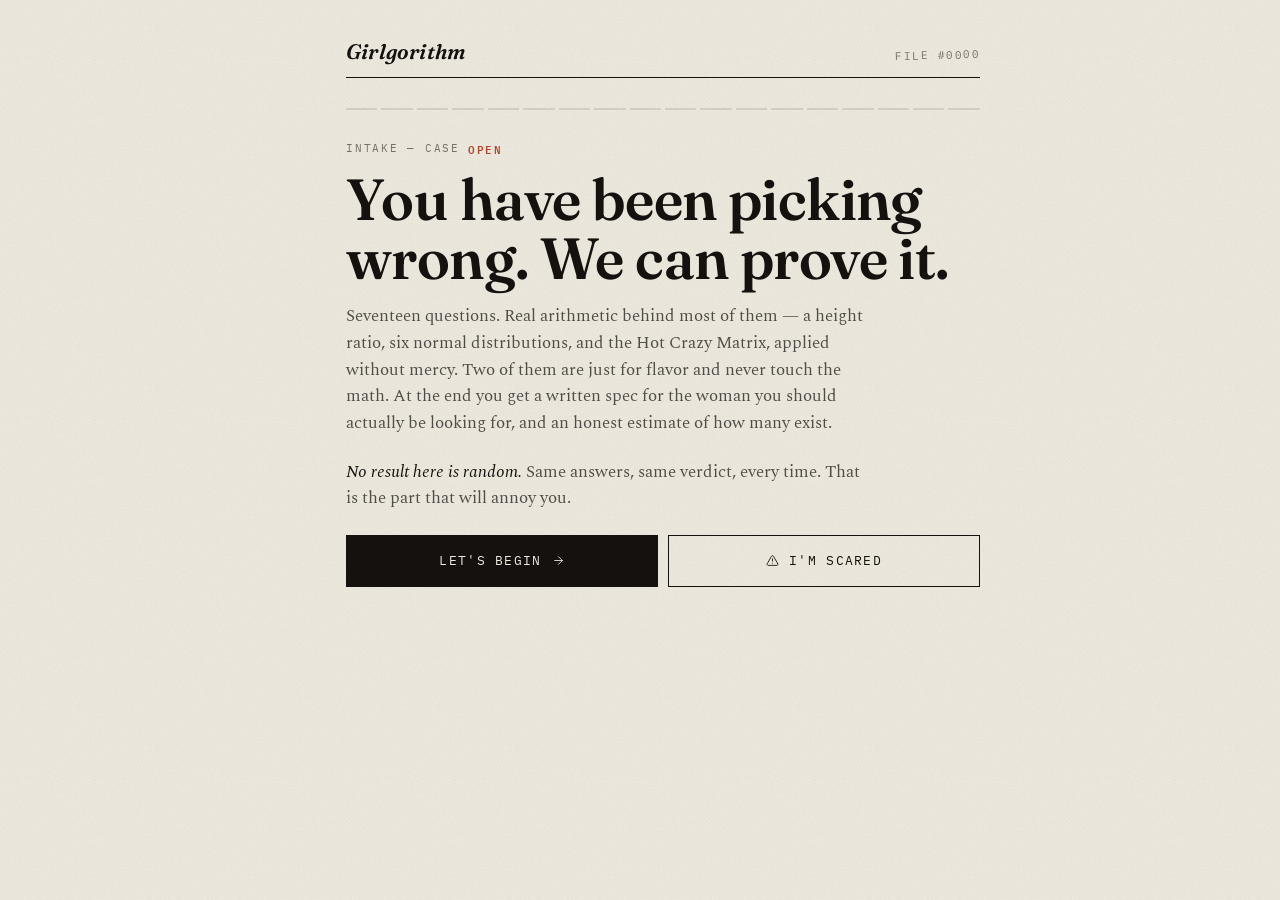
<file: index.html>
<!doctype html>
<html lang="en">
<head>
<meta charset="utf-8">
<meta name="viewport" content="width=device-width, initial-scale=1">
<title>Girlgorithm</title>
<meta name="description" content="Girlgorithm — a joke matchmaking calculator with real arithmetic behind it: the 1.09 height ratio, a normal-distribution rarity model, and the Hot Crazy Matrix. Seventeen questions, one written spec, an honest estimate of how many exist.">
<meta name="theme-color" content="#EFEAE0">

<meta property="og:type" content="website">
<meta property="og:url" content="https://girlgorithm.app/">
<meta property="og:title" content="Girlgorithm">
<meta property="og:description" content="Seventeen questions. Real arithmetic. An honest estimate of how many of her exist.">
<meta property="og:image" content="https://girlgorithm.app/assets/og.png?v=2">
<meta property="og:image:width" content="1200">
<meta property="og:image:height" content="630">
<meta name="twitter:card" content="summary_large_image">
<meta name="twitter:title" content="Girlgorithm">
<meta name="twitter:description" content="Seventeen questions. Real arithmetic. An honest estimate of how many of her exist.">
<meta name="twitter:image" content="https://girlgorithm.app/assets/og.png?v=2">

<link rel="icon" href="data:image/svg+xml,<svg xmlns='http://www.w3.org/2000/svg' viewBox='0 0 100 100'><text y='.9em' font-size='90'>📐</text></svg>">
<link rel="preconnect" href="https://fonts.googleapis.com">
<link rel="preconnect" href="https://fonts.gstatic.com" crossorigin>
<link rel="stylesheet" href="https://fonts.googleapis.com/css2?family=Fraunces:ital,opsz,wght@0,9..144,400;0,9..144,600;0,9..144,700;1,9..144,500&family=Spectral:ital,wght@0,400;0,500;0,600;1,400&family=IBM+Plex+Mono:wght@400;500;600;700&display=swap">
<link rel="stylesheet" href="assets/style.css">
</head>
<body>

<div id="siren" aria-hidden="true"></div>

<!-- Duotone filter for archetype portraits: grayscale, then a 2-stop channel
     remap from --dt-shadow to --dt-light. The two colours are read from CSS
     at startup (see assets/app.js) so style.css stays the single place to
     tune them; the SVG below is just the machinery. -->
<svg width="0" height="0" style="position:absolute;overflow:hidden" aria-hidden="true">
  <filter id="duotone" color-interpolation-filters="sRGB">
    <feColorMatrix type="matrix" values="
      0.2126 0.7152 0.0722 0 0
      0.2126 0.7152 0.0722 0 0
      0.2126 0.7152 0.0722 0 0
      0      0      0      1 0"/>
    <feComponentTransfer>
      <feFuncR id="dtR" type="table" tableValues="0.078 0.937"/>
      <feFuncG id="dtG" type="table" tableValues="0.067 0.918"/>
      <feFuncB id="dtB" type="table" tableValues="0.055 0.878"/>
    </feComponentTransfer>
  </filter>
</svg>

<div class="shell">
  <div class="masthead">
    <div class="mark">Girlgorithm</div>
    <div class="file" id="fileno">FILE&nbsp;#0000</div>
  </div>
  <div class="rail" id="rail" aria-hidden="true"></div>
  <div id="stage"></div>
</div>

<script src="config.js"></script>
<script src="images.js"></script>
<script src="assets/icons.js"></script>
<script src="assets/math.js"></script>
<script src="assets/db.js"></script>
<script src="assets/sharecard.js"></script>
<script src="assets/app.js"></script>
<!-- Cloudflare Web Analytics -->
<script type='module' src='https://static.cloudflareinsights.com/beacon.min.js' data-cf-beacon='{"token": "c6b4746d21324b0c93559315ac6bd217"}'></script>
<!-- End Cloudflare Web Analytics -->
</body>
</html>
</file>
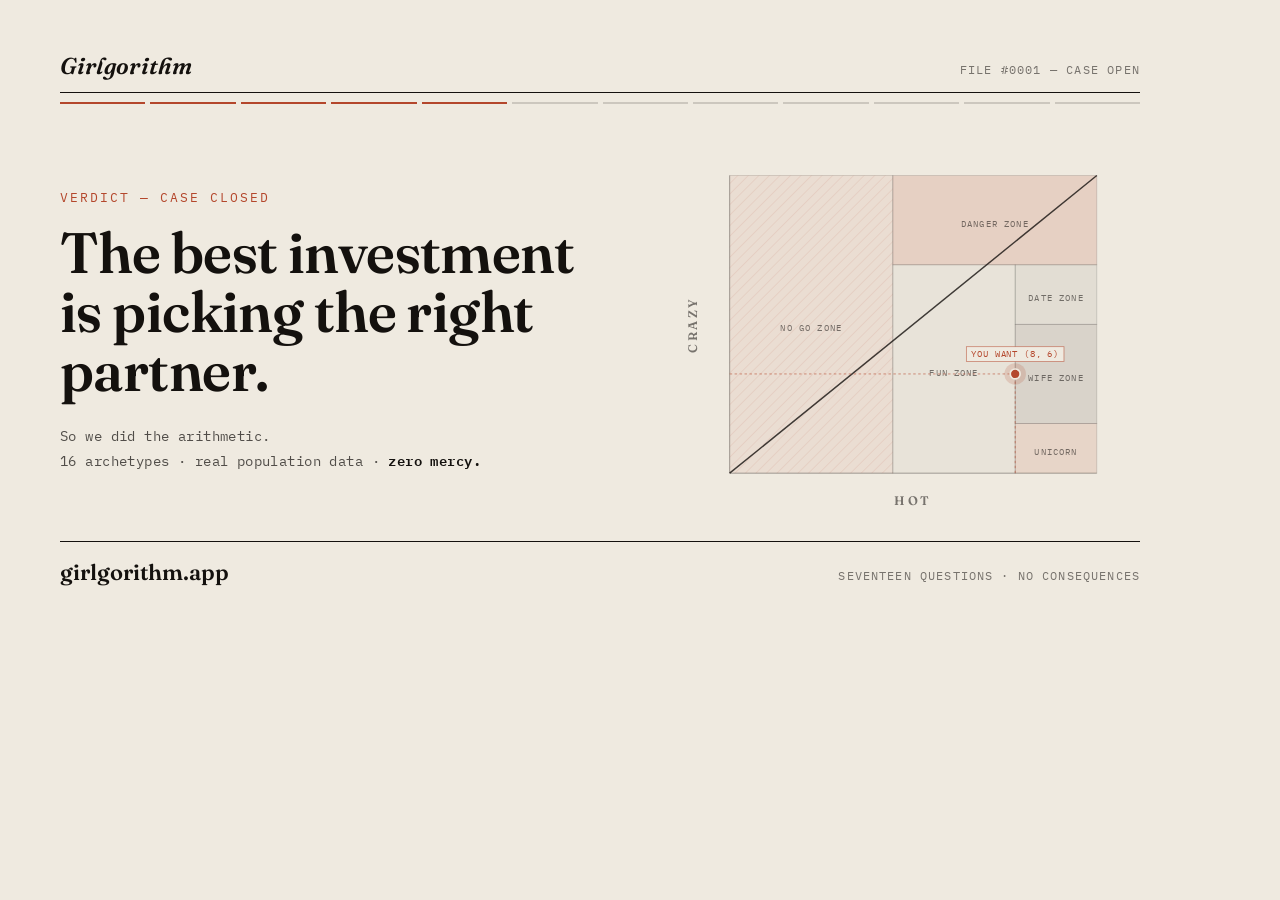
<file: assets/og_source.html>
<!DOCTYPE html>
<html>
<head>
<meta charset="utf-8">
<link rel="preconnect" href="https://fonts.googleapis.com">
<link rel="preconnect" href="https://fonts.gstatic.com" crossorigin>
<link rel="stylesheet" href="https://fonts.googleapis.com/css2?family=Fraunces:ital,opsz,wght@0,9..144,600;0,9..144,700;1,9..144,500&family=IBM+Plex+Mono:wght@400;500;600;700&display=swap">
<style>
  :root{
    --paper:#EFEAE0;
    --ink:#14110E;
    --spot:#B4472C;
    --ink-70:rgba(20,17,14,.72);
    --ink-55:rgba(20,17,14,.55);
    --ink-38:rgba(20,17,14,.38);
    --ink-16:rgba(20,17,14,.16);
    --f-display:"Fraunces","Iowan Old Style","Georgia",serif;
    --f-mono:"IBM Plex Mono",ui-monospace,"SFMono-Regular",Menlo,monospace;
  }
  *{box-sizing:border-box;margin:0;padding:0;}
  html,body{width:1200px;height:630px;background:var(--paper);color:var(--ink);overflow:hidden;}
  .card{width:1200px;height:630px;padding:52px 60px 44px;display:flex;flex-direction:column;position:relative;}

  .head{display:flex;align-items:baseline;justify-content:space-between;border-bottom:1px solid var(--ink);padding-bottom:12px;}
  .wordmark{font-family:var(--f-display);font-weight:600;font-style:italic;font-size:23px;letter-spacing:.01em;}
  .filestamp{font-family:var(--f-mono);font-size:12px;letter-spacing:.1em;color:var(--ink-55);}

  .rail{display:flex;gap:5px;margin-top:9px;}
  .rail i{display:block;height:2px;flex:1;background:var(--ink-16);}
  .rail i.on{background:var(--spot);}

  .body{flex:1;display:flex;align-items:center;gap:46px;margin-top:26px;}
  .left{flex:1.15;display:flex;flex-direction:column;justify-content:center;}
  .eyebrow{font-family:var(--f-mono);font-size:12.5px;letter-spacing:.16em;text-transform:uppercase;color:var(--spot);margin-bottom:18px;}
  .headline{font-family:var(--f-display);font-weight:600;font-size:57px;line-height:1.04;letter-spacing:-.01em;}
  .sub{font-family:var(--f-mono);font-size:14px;letter-spacing:.03em;color:var(--ink-70);margin-top:24px;line-height:1.7;}
  .sub b{color:var(--ink);font-weight:600;}

  .right{flex:1;display:flex;align-items:center;justify-content:center;}
  .chart{width:430px;}

  .foot{display:flex;align-items:baseline;justify-content:space-between;border-top:1px solid var(--ink);padding-top:16px;margin-top:8px;}
  .url{font-family:var(--f-display);font-weight:600;font-size:22px;}
  .tag{font-family:var(--f-mono);font-size:11.5px;letter-spacing:.1em;color:var(--ink-55);text-transform:uppercase;}
</style>
</head>
<body>
  <div class="card">
    <div class="head">
      <div class="wordmark">Girlgorithm</div>
      <div class="filestamp">FILE&nbsp;#0001 &mdash; CASE&nbsp;OPEN</div>
    </div>
    <div class="rail">
      <i class="on"></i><i class="on"></i><i class="on"></i><i class="on"></i><i class="on"></i>
      <i></i><i></i><i></i><i></i><i></i><i></i><i></i>
    </div>

    <div class="body">
      <div class="left">
        <div class="eyebrow">Verdict &mdash; Case Closed</div>
        <div class="headline">The best investment<br>is picking the right<br>partner.</div>
        <div class="sub">So we did the arithmetic.<br>16&nbsp;archetypes &middot; real population data &middot; <b>zero mercy.</b></div>
      </div>
      <div class="right">
        <svg class="chart" viewBox="0 0 520 430" role="img">
          <defs><pattern id="hatch" width="9" height="9" patternTransform="rotate(45)" patternUnits="userSpaceOnUse">
          <line x1="0" y1="0" x2="0" y2="9" stroke="#B4472C" stroke-opacity=".3" stroke-width="1.4"/></pattern></defs>
          <!-- zones (exact, matching matrixSVG(): W=520,H=430,L=54,R=22,T=26,B=44) -->
          <rect x="54" y="26" width="197.3" height="360" fill="rgba(180,71,44,.08)" stroke="#14110E" stroke-opacity=".16"/>
          <rect x="251.3" y="26" width="246.7" height="108" fill="rgba(180,71,44,.16)" stroke="#14110E" stroke-opacity=".16"/>
          <rect x="251.3" y="134" width="148.0" height="252" fill="rgba(20,17,14,.03)" stroke="#14110E" stroke-opacity=".16"/>
          <rect x="399.3" y="134" width="98.7" height="72" fill="rgba(20,17,14,.06)" stroke="#14110E" stroke-opacity=".16"/>
          <rect x="399.3" y="206" width="98.7" height="120" fill="rgba(20,17,14,.10)" stroke="#14110E" stroke-opacity=".16"/>
          <rect x="399.3" y="326" width="98.7" height="60" fill="rgba(180,71,44,.13)" stroke="#14110E" stroke-opacity=".16"/>
          <rect x="54" y="26" width="197.3" height="360" fill="url(#hatch)" opacity="0.5"/>
          <text x="152.7" y="214" text-anchor="middle" font-family="IBM Plex Mono" font-size="11" letter-spacing="1.4" fill="#14110E" fill-opacity=".55">NO GO ZONE</text>
          <text x="374.7" y="88" text-anchor="middle" font-family="IBM Plex Mono" font-size="11" letter-spacing="1.4" fill="#14110E" fill-opacity=".55">DANGER ZONE</text>
          <text x="325.3" y="268" text-anchor="middle" font-family="IBM Plex Mono" font-size="11" letter-spacing="1.4" fill="#14110E" fill-opacity=".55">FUN ZONE</text>
          <text x="448.7" y="178" text-anchor="middle" font-family="IBM Plex Mono" font-size="10.5" letter-spacing="1.4" fill="#14110E" fill-opacity=".55">DATE ZONE</text>
          <text x="448.7" y="274" text-anchor="middle" font-family="IBM Plex Mono" font-size="10.5" letter-spacing="1.4" fill="#14110E" fill-opacity=".55">WIFE ZONE</text>
          <text x="448.7" y="364" text-anchor="middle" font-family="IBM Plex Mono" font-size="11" letter-spacing="1.4" fill="#14110E" fill-opacity=".55">UNICORN</text>
          <line x1="54" y1="386" x2="498" y2="26" stroke="#14110E" stroke-width="1.75" stroke-opacity=".8"/>
          <line x1="54" y1="386" x2="498" y2="386" stroke="#14110E" stroke-opacity=".3"/>
          <line x1="54" y1="26" x2="54" y2="386" stroke="#14110E" stroke-opacity=".3"/>
          <text x="276" y="424" text-anchor="middle" font-family="Fraunces" font-weight="600" font-size="15" letter-spacing="3" fill="#14110E" fill-opacity=".55">HOT</text>
          <text x="14" y="206" text-anchor="middle" font-family="Fraunces" font-weight="600" font-size="15" letter-spacing="3" fill="#14110E" fill-opacity=".55" transform="rotate(-90 14 206)">CRAZY</text>
          <line x1="399.3" y1="386" x2="399.3" y2="266" stroke="#B4472C" stroke-width="1" stroke-dasharray="3 3" stroke-opacity=".7"/>
          <line x1="54" y1="266" x2="399.3" y2="266" stroke="#B4472C" stroke-width="1" stroke-dasharray="3 3" stroke-opacity=".7"/>
          <circle cx="399.3" cy="266" r="13" fill="#B4472C" fill-opacity=".18"/>
          <circle cx="399.3" cy="266" r="6" fill="#B4472C" stroke="#EFEAE0" stroke-width="2"/>
          <rect x="340.3" y="233" width="118" height="18" fill="#EFEAE0" stroke="#B4472C" stroke-opacity=".6"/>
          <text x="399.3" y="246" text-anchor="middle" font-family="IBM Plex Mono" font-size="11" letter-spacing="1" fill="#B4472C">YOU WANT (8, 6)</text>
        </svg>
      </div>
    </div>

    <div class="foot">
      <div class="url">girlgorithm.app</div>
      <div class="tag">Seventeen questions &middot; no consequences</div>
    </div>
  </div>
</body>
</html>
</file>
<file: assets/style.css>
/* =============================================================================
   GIRLGORITHM — field guide
   A naturalist's plate book for a joke with real arithmetic behind it. Three
   colours, three fonts, printed flat. No glass, no glow, no centred card —
   left-aligned like a page, sections split by a hairline, not a box.
   ============================================================================= */
:root{
  --paper:#EFEAE0;
  --ink:#14110E;
  --spot:#B4472C;

  /* Every other tone is the ink or the spot, diluted into the paper — never a
     new hue. Keeps the whole page reading as one ink on one stock. */
  --ink-92:rgba(20,17,14,.92);
  --ink-70:rgba(20,17,14,.72);
  --ink-55:rgba(20,17,14,.55);
  --ink-38:rgba(20,17,14,.38);
  --ink-22:rgba(20,17,14,.20);
  --ink-12:rgba(20,17,14,.11);
  --ink-06:rgba(20,17,14,.06);
  --spot-70:rgba(180,71,44,.72);
  --spot-30:rgba(180,71,44,.28);
  --spot-14:rgba(180,71,44,.13);
  --warn:var(--spot);
  --cop-a:#8a1f2e;
  --cop-b:#1f3a6e;
  /* aliases so inline styles written before the redesign keep working */
  --dim:var(--ink-55);
  --muted:var(--ink-70);

  --f-display:"Fraunces","Iowan Old Style","Georgia",serif;
  --f-body:"Spectral",Georgia,"Times New Roman",serif;
  --f-mono:"IBM Plex Mono",ui-monospace,"SFMono-Regular",Menlo,monospace;

  --maxw:760px;
  --indent:clamp(22px,6vw,64px);

  /* Duotone: one pair of colours in, everything else derives. Swap these two
     and every portrait on the site follows. */
  --dt-shadow:var(--ink);
  --dt-light:var(--paper);
  --grain-opacity:.5;
  --grain-svg:url("data:image/svg+xml,%3Csvg xmlns='http://www.w3.org/2000/svg' width='180' height='180'%3E%3Cfilter id='n'%3E%3CfeTurbulence type='fractalNoise' baseFrequency='0.85' numOctaves='2' stitchTiles='stitch'/%3E%3CfeColorMatrix type='saturate' values='0'/%3E%3C/filter%3E%3Crect width='100%25' height='100%25' filter='url(%23n)'/%3E%3C/svg%3E");
}

*{box-sizing:border-box;}

body{
  margin:0;
  background:var(--paper);
  color:var(--ink);
  font-family:var(--f-body);
  font-size:17px;
  line-height:1.62;
  min-height:100vh;
  -webkit-font-smoothing:antialiased;
  position:relative;
}
/* One faint sheet of grain over the whole page — paper stock, not a photo
   effect. Kept separate from the per-portrait grain layer below. */
body::before{
  content:"";position:fixed;inset:0;z-index:0;pointer-events:none;
  background-image:var(--grain-svg);background-size:180px 180px;
  opacity:.14;mix-blend-mode:multiply;
}

/* ---------- shell ---------- */
.shell{
  max-width:var(--maxw);
  margin:0 auto;
  padding:34px 22px 96px;
  display:flex;flex-direction:column;gap:30px;
  position:relative;z-index:1;
}
@media (min-width:640px){
  .shell{padding-left:calc(var(--indent) + 22px);padding-right:40px;}
}
.masthead{
  display:flex;align-items:baseline;justify-content:space-between;gap:14px;
  border-bottom:1px solid var(--ink);padding-bottom:9px;
}
.masthead .mark{
  font-family:var(--f-display);font-weight:600;font-style:italic;
  font-size:clamp(17px,3vw,21px);letter-spacing:.01em;color:var(--ink);
}
.masthead .file{
  font-family:var(--f-mono);font-size:11px;letter-spacing:.14em;
  color:var(--ink-55);font-variant-numeric:tabular-nums;white-space:nowrap;
  display:inline-block;transform:rotate(-1.4deg);
}

/* ---------- progress rail ---------- */
.rail{display:flex;gap:4px;}
.rail i{display:block;height:2px;flex:1;background:var(--ink-12);transition:background .3s ease;}
.rail i.done{background:var(--ink-38);}
.rail i.now{background:var(--spot);}

/* ---------- sheet (replaces the old glass "card") ---------- */
.card{
  position:relative;
  padding:0;
  animation:rise .3s ease both;
}
@keyframes rise{from{opacity:0;transform:translateY(8px);}to{opacity:1;transform:none;}}

.eyebrow{
  font-family:var(--f-mono);font-size:11px;letter-spacing:.16em;
  text-transform:uppercase;color:var(--ink-55);margin:0 0 12px;
  display:flex;align-items:center;gap:8px;
}
.eyebrow b{color:var(--spot);font-weight:600;}
.eyebrow .icon{font-size:13px;color:var(--spot);flex:none;}

h1.big{
  font-family:var(--f-display);font-weight:600;font-style:normal;
  font-size:clamp(34px,8vw,58px);line-height:1.02;letter-spacing:-.01em;
  margin:0 0 16px;text-wrap:balance;
}
h2.q{
  font-family:var(--f-display);font-weight:600;
  font-size:clamp(25px,5.6vw,38px);line-height:1.08;letter-spacing:-.005em;
  margin:0 0 12px;text-wrap:balance;
}
.sub{color:var(--ink-70);margin:0 0 22px;font-size:16.5px;max-width:58ch;}
.sub em{color:var(--ink);font-style:italic;}
.sub strong{color:var(--ink);font-weight:700;}

/* ---------- rule ---------- */
.rule{border:0;border-top:1px solid var(--ink);margin:0;}
.rule.soft{border-top:1px solid var(--ink-22);}

/* ---------- buttons — a printed index list, not a pill ---------- */
.stack{display:flex;flex-direction:column;}
.row{display:flex;gap:10px;flex-wrap:wrap;}

button{
  font-family:var(--f-body);font-size:16.5px;color:var(--ink);
  background:transparent;border:0;border-top:1px solid var(--ink-22);
  border-radius:0;padding:14px 4px;text-align:left;cursor:pointer;line-height:1.35;
  display:flex;align-items:baseline;justify-content:space-between;gap:16px;
  transition:background .14s, padding-left .14s, color .14s;
  width:100%;
}
.stack button:last-child{border-bottom:1px solid var(--ink-22);}
button:hover{background:var(--spot-14);padding-left:12px;}
button:active{background:var(--spot-30);}
button:focus-visible{outline:2px solid var(--spot);outline-offset:-2px;}
button .hint{
  display:block;font-family:var(--f-mono);font-size:11px;letter-spacing:.03em;
  color:var(--ink-55);margin-top:4px;font-weight:400;
}
button:hover .hint{color:var(--ink-70);}
/* the label/hint pair sits in a column on the left; a plate-style running
   number rides the right edge like a specimen tag */
.stack button{flex-direction:column;align-items:stretch;}

button.has-icon{display:inline-flex;flex-direction:row;align-items:center;justify-content:center;gap:10px;}
button .icon{flex:none;}

button.primary{
  position:relative;
  background:var(--ink);border:1px solid var(--ink);color:var(--paper);
  font-family:var(--f-mono);text-transform:uppercase;letter-spacing:.1em;
  font-size:13px;padding:16px 22px;text-align:center;
}
button.primary:hover{background:var(--spot);border-color:var(--spot);padding-left:22px;}
button.primary:active{background:var(--ink);}
button.ghost{
  background:transparent;text-align:center;border:1px solid var(--ink);
  font-family:var(--f-mono);text-transform:uppercase;letter-spacing:.1em;
  font-size:13px;padding:16px 22px;color:var(--ink);
}
button.ghost:hover{color:var(--paper);background:var(--ink);padding-left:22px;}
button.small{
  font-family:var(--f-mono);font-size:11px;letter-spacing:.08em;
  text-transform:uppercase;padding:11px 14px;text-align:center;
  border:1px solid var(--ink);background:transparent;
}
button.small:hover{background:var(--ink);color:var(--paper);}

/* ---------- height input ---------- */
.measure{
  display:flex;align-items:flex-end;gap:12px;
  border-bottom:1px solid var(--ink);padding-bottom:8px;margin-bottom:8px;
}
.measure input{
  font-family:var(--f-display);font-weight:600;font-size:clamp(44px,12vw,78px);line-height:1;
  background:transparent;border:0;color:var(--ink);width:100%;padding:0;
  font-variant-numeric:tabular-nums;
}
.measure input:focus{outline:none;}
.measure input::-webkit-outer-spin-button,
.measure input::-webkit-inner-spin-button{-webkit-appearance:none;margin:0;}
.measure input[type=number]{-moz-appearance:textfield;}
.measure .unit{
  font-family:var(--f-mono);font-size:12px;letter-spacing:.18em;color:var(--ink-55);
  padding-bottom:14px;
}
.err{
  color:var(--spot);font-family:var(--f-mono);font-size:12px;letter-spacing:.04em;
  min-height:18px;margin:0 0 16px;
}

/* ---------- slider ---------- */
.slider-wrap{margin:8px 0 22px;}
.slider-top{display:flex;align-items:baseline;justify-content:space-between;gap:10px;margin-bottom:4px;}
.slider-val{
  font-family:var(--f-display);font-weight:600;font-size:52px;line-height:1;color:var(--spot);
  font-variant-numeric:tabular-nums;
}
.slider-label{
  font-family:var(--f-mono);font-size:11.5px;letter-spacing:.06em;text-transform:uppercase;
  color:var(--ink-70);text-align:right;max-width:22ch;
}
input[type=range]{-webkit-appearance:none;appearance:none;width:100%;height:26px;background:transparent;cursor:pointer;}
input[type=range]::-webkit-slider-runnable-track{height:1px;background:var(--ink);}
input[type=range]::-moz-range-track{height:1px;background:var(--ink);}
input[type=range]::-webkit-slider-thumb{
  -webkit-appearance:none;appearance:none;width:16px;height:16px;border-radius:50%;
  background:var(--paper);border:2px solid var(--spot);margin-top:-8px;
}
input[type=range]::-moz-range-thumb{
  width:12px;height:12px;border-radius:50%;background:var(--paper);border:2px solid var(--spot);
}
input[type=range]:focus-visible{outline:2px solid var(--spot);outline-offset:4px;}
.ticks{
  display:flex;justify-content:space-between;
  font-family:var(--f-mono);font-size:10px;color:var(--ink-38);letter-spacing:.04em;margin-top:2px;
}

/* ---------- readout ---------- */
.readout{
  border-top:1px solid var(--ink);border-bottom:1px solid var(--ink-22);
  padding:14px 0;margin:0 0 20px;
  font-family:var(--f-mono);font-size:13px;line-height:1.9;color:var(--ink-70);
  overflow-x:auto;
}
.readout b{color:var(--spot);font-weight:600;}
.readout .huge{
  display:block;font-family:var(--f-display);font-weight:600;font-size:48px;line-height:1;
  color:var(--ink);margin:6px 0 8px;font-variant-numeric:tabular-nums;
}

/* ---------- interstitial ---------- */
.veil{
  position:fixed;inset:0;z-index:60;background:rgba(20,17,14,.9);
  display:flex;align-items:center;justify-content:center;padding:20px;overflow-y:auto;
  animation:fade .18s ease both;
}
@keyframes fade{from{opacity:0}to{opacity:1}}
.veil-inner{
  position:relative;
  width:100%;max-width:480px;background:var(--paper);
  border:1px solid var(--ink);padding:26px 24px 24px;
  animation:pop .22s ease both;
}
/* a stamp coming down, not glass popping up */
@keyframes pop{from{opacity:0;transform:scale(1.05);}60%{opacity:1;}to{opacity:1;transform:none;}}
.veil-inner.warn{border-color:var(--spot);}
.veil-inner.cop{border-color:var(--cop-b);}
.veil h3{
  font-family:var(--f-display);font-weight:600;
  font-size:clamp(24px,6vw,34px);line-height:1.05;margin:0 0 12px;color:var(--ink);
  text-wrap:balance;display:flex;align-items:center;gap:10px;
}
.veil h3 .icon{font-size:.6em;flex:none;color:var(--spot);}
.veil p{margin:0 0 18px;color:var(--ink-70);font-size:16.5px;}
.veil p strong{color:var(--ink);font-weight:700;}

/* ---------- image slots ---------- */
.slot{
  display:flex;align-items:center;justify-content:center;
  width:100%;aspect-ratio:4/3;margin:0 0 18px;
  border:1px dashed var(--ink-38);
  font-family:var(--f-mono);font-size:11px;letter-spacing:.1em;text-transform:uppercase;
  color:var(--ink-38);text-align:center;padding:14px;
}
.slot img{width:100%;height:100%;object-fit:contain;display:block;}
.slot.filled{border-style:solid;border-color:var(--ink);padding:0;background:var(--ink);}
.slot.portrait{aspect-ratio:3/4;margin:0;height:100%;}
.slot.portrait img{object-fit:cover;}
.verdict-row{display:grid;grid-template-columns:1fr;gap:18px;align-items:start;}
@media (min-width:600px){ .verdict-row{grid-template-columns:220px 1fr;} }

/* ---------- duotone + grain (portraits only) ----------
   The actual colour remap is an SVG filter (#duotone in index.html) driven
   by --dt-shadow/--dt-light — real per-channel gradient mapping, not a
   blend-mode approximation, which is the only way two arbitrary colours
   (not black/white) reproduce correctly. Grain is a plain texture layer on
   top; it doesn't need to be part of the colour math. */
.duotone{position:relative;overflow:hidden;}
.duotone img{filter:url(#duotone) contrast(1.05);display:block;width:100%;height:100%;object-fit:cover;}
.duotone .grain{
  position:absolute;inset:0;z-index:2;pointer-events:none;
  background-image:var(--grain-svg);background-size:140px 140px;
  opacity:var(--grain-opacity);mix-blend-mode:overlay;
}
/* thin ink frame, per spec, on every portrait */
.plate-frame{border:1px solid var(--ink);padding:6px;background:var(--paper);height:100%;}
.plate-frame .duotone{height:100%;}

/* ---------- siren ---------- */
#siren{position:fixed;inset:0;z-index:80;pointer-events:none;opacity:0;mix-blend-mode:multiply;}
#siren.on{animation:cops .55s steps(1,end) infinite;}
@keyframes cops{
  0%{opacity:.5;background:var(--cop-a);}
  50%{opacity:.5;background:var(--cop-b);}
  100%{opacity:.5;background:var(--cop-a);}
}

/* ---------- dossier / plate ---------- */
.dossier{display:flex;flex-direction:column;gap:28px;}
.dossier>*{animation:rise .38s ease both;}
.dossier>*:nth-child(1){animation-delay:.02s;}
.dossier>*:nth-child(2){animation-delay:.07s;}
.dossier>*:nth-child(3){animation-delay:.12s;}
.dossier>*:nth-child(4){animation-delay:.17s;}
.dossier>*:nth-child(n+5){animation-delay:.22s;}

.verdict{position:relative;}
.plate-head{
  display:flex;align-items:flex-start;justify-content:space-between;gap:12px;
  margin:0 0 6px;
}
.plate-num{
  font-family:var(--f-mono);font-size:11px;letter-spacing:.12em;color:var(--ink-55);
  border:1px solid var(--ink-38);padding:3px 8px;white-space:nowrap;
  transform:rotate(-2.2deg);display:inline-block;
}
.verdict .type{
  font-family:var(--f-display);font-weight:600;
  font-size:clamp(32px,8vw,54px);line-height:1.0;
  letter-spacing:-.005em;text-transform:uppercase;margin:2px 0 4px;color:var(--ink);
  text-wrap:balance;
}
.verdict .latin{
  font-family:var(--f-body);font-style:italic;color:var(--spot);
  font-size:16px;margin:0 0 16px;
}
.verdict .blurb{color:var(--ink-70);margin:0 0 16px;font-size:16.5px;}
.verdict .stature{
  font-family:var(--f-mono);font-size:11.5px;line-height:1.7;color:var(--ink-55);
  margin:0 0 16px;padding-left:11px;border-left:2px solid var(--spot);
}
.verdict .stature b{color:var(--spot);font-weight:600;}
.verdict .tier{
  font-family:var(--f-mono);font-size:11.5px;line-height:1.7;color:var(--ink-55);
  margin:0 0 14px;max-width:58ch;
}
.verdict .tier span{
  display:inline-block;margin-right:8px;padding:2px 7px;
  border:1px solid var(--ink-38);color:var(--ink-70);
  letter-spacing:.1em;text-transform:uppercase;font-size:10px;
}
.fit{font-family:var(--f-mono);font-size:11px;letter-spacing:.1em;text-transform:uppercase;color:var(--ink-55);}
.fit b{color:var(--spot);font-weight:600;}

/* field-guide two-column info block: RANGE / HABITAT / IDENTIFICATION / CALL */
.fields{
  display:grid;grid-template-columns:1fr;gap:14px 28px;
  margin:18px 0 4px;padding:16px 0;
  border-top:1px solid var(--ink);border-bottom:1px solid var(--ink-22);
}
@media (min-width:520px){ .fields{grid-template-columns:1fr 1fr;} }
.field dt{
  font-family:var(--f-mono);font-size:10px;letter-spacing:.16em;text-transform:uppercase;
  color:var(--spot);margin:0 0 4px;
}
.field dd{margin:0;font-size:15.5px;color:var(--ink-92);line-height:1.55;}

/* the rubber-stamp mark — one of the two deliberately crooked elements */
.stamp{
  display:inline-block;font-family:var(--f-mono);font-size:10.5px;letter-spacing:.14em;
  text-transform:uppercase;color:var(--spot);border:1.5px solid var(--spot-70);
  padding:4px 10px;transform:rotate(3.5deg);white-space:nowrap;
}

.specs{
  display:grid;grid-template-columns:repeat(2,1fr);
  border-top:1px solid var(--ink);border-left:1px solid var(--ink-22);
}
@media (min-width:540px){ .specs{grid-template-columns:repeat(3,1fr);} }
.spec{
  padding:14px 16px;border-right:1px solid var(--ink-22);border-bottom:1px solid var(--ink-22);
}
.spec .k{
  font-family:var(--f-mono);font-size:10px;letter-spacing:.14em;text-transform:uppercase;
  color:var(--ink-55);margin-bottom:6px;
  display:flex;align-items:center;gap:6px;
}
.spec .k .icon{font-size:12px;color:var(--ink-38);}
.spec .v{font-family:var(--f-display);font-weight:600;font-size:26px;line-height:1.1;font-variant-numeric:tabular-nums;color:var(--ink);}
.spec .v small{
  font-family:var(--f-mono);font-size:10.5px;letter-spacing:.06em;color:var(--ink-55);
  display:block;margin-top:4px;text-transform:uppercase;font-weight:400;
}
.spec.zone .v{color:var(--spot);font-size:21px;}
.spec.bad .v{color:var(--spot);font-size:21px;}

.panel-h{
  font-family:var(--f-mono);font-size:11px;letter-spacing:.16em;text-transform:uppercase;
  color:var(--ink-55);margin:0 0 14px;
  display:flex;align-items:center;gap:8px;
}
.panel-h .icon{font-size:13px;color:var(--spot);flex:none;}
.block{position:relative;padding:22px 0 0;border-top:1px solid var(--ink);}
.matrix-wrap{overflow-x:auto;}
.matrix-wrap svg{display:block;width:100%;min-width:280px;height:auto;}

.mathlist{list-style:none;margin:0;padding:0;font-family:var(--f-mono);font-size:12.5px;}
.mathlist li{
  display:flex;justify-content:space-between;gap:14px;padding:8px 0;
  border-bottom:1px dotted var(--ink-22);color:var(--ink-70);
}
.mathlist li:last-child{border-bottom:0;}
.mathlist li span:last-child{color:var(--ink);font-variant-numeric:tabular-nums;white-space:nowrap;}
.mathlist li.total{border-top:1px solid var(--ink);border-bottom:0;margin-top:6px;padding-top:12px;}
.mathlist li.total span{color:var(--spot);font-weight:700;}

.flags{display:flex;flex-direction:column;gap:10px;}
.flag{
  display:flex;gap:10px;align-items:flex-start;
  font-family:var(--f-mono);font-size:12px;line-height:1.6;color:var(--ink-70);
  border-left:2px solid var(--spot);padding:2px 0 2px 12px;
}
.flag .icon{font-size:14px;color:var(--spot);flex:none;margin-top:2px;}
.flag b{color:var(--spot);font-weight:700;letter-spacing:.06em;}

/* ---------- share ---------- */
.share{position:relative;padding:22px 0 0;border-top:1px solid var(--ink);}
.code-row{display:flex;gap:10px;align-items:center;flex-wrap:wrap;margin-bottom:12px;}
.code{
  font-family:var(--f-display);font-weight:600;font-size:clamp(28px,7vw,40px);line-height:1;
  letter-spacing:.1em;color:var(--spot);
}
.share .link{
  font-family:var(--f-mono);font-size:12px;color:var(--ink-70);
  word-break:break-all;border:1px solid var(--ink-22);
  padding:10px 12px;margin:0 0 12px;
}
.share .msg{
  font-family:var(--f-mono);font-size:11px;letter-spacing:.08em;text-transform:uppercase;
  color:var(--spot);min-height:16px;margin:10px 0 0;
}
.share .msg.off{color:var(--ink-38);}

/* ---------- group stats ---------- */
.bars{display:flex;flex-direction:column;gap:10px;margin:0;}
.bar{display:grid;grid-template-columns:1fr auto;gap:4px 12px;align-items:center;}
.bar .bl{
  font-family:var(--f-mono);font-size:11.5px;letter-spacing:.05em;text-transform:uppercase;color:var(--ink-70);
}
.bar .bn{font-family:var(--f-mono);font-size:11.5px;color:var(--ink);font-variant-numeric:tabular-nums;}
.bar .track{
  grid-column:1/-1;height:6px;background:var(--ink-06);
  border:1px solid var(--ink-22);overflow:hidden;
}
.bar .fill{height:100%;background:var(--ink-38);min-width:2px;}
.bar.you .bl{color:var(--spot);}
.bar.you .fill{background:var(--spot);}

.bignum{display:flex;flex-wrap:wrap;gap:24px;margin:0 0 18px;}
.bignum div{min-width:96px;}
.bignum .n{
  font-family:var(--f-display);font-weight:600;font-size:34px;line-height:1;color:var(--ink);
  font-variant-numeric:tabular-nums;
}
.bignum .l{
  font-family:var(--f-mono);font-size:10px;letter-spacing:.1em;text-transform:uppercase;
  color:var(--ink-55);margin-top:5px;
}

.footnote{
  font-family:var(--f-mono);font-size:11px;line-height:1.85;color:var(--ink-55);
  border-top:1px solid var(--ink);padding-top:14px;
}
.footnote a{color:var(--ink-70);}

/* ---------- icons (Lucide, inlined via assets/icons.js) ------------------ */
.icon{
  display:inline-flex;flex:none;align-items:center;justify-content:center;
  width:1em;height:1em;
}
.icon svg{width:100%;height:100%;stroke-width:1.6;display:block;}

@media (prefers-reduced-motion:reduce){
  *,*::before,*::after{
    animation-duration:.01ms !important;animation-iteration-count:1 !important;
    transition-duration:.01ms !important;
  }
  #siren.on{animation:none;opacity:.35;background:var(--cop-a);}
}
</file>
